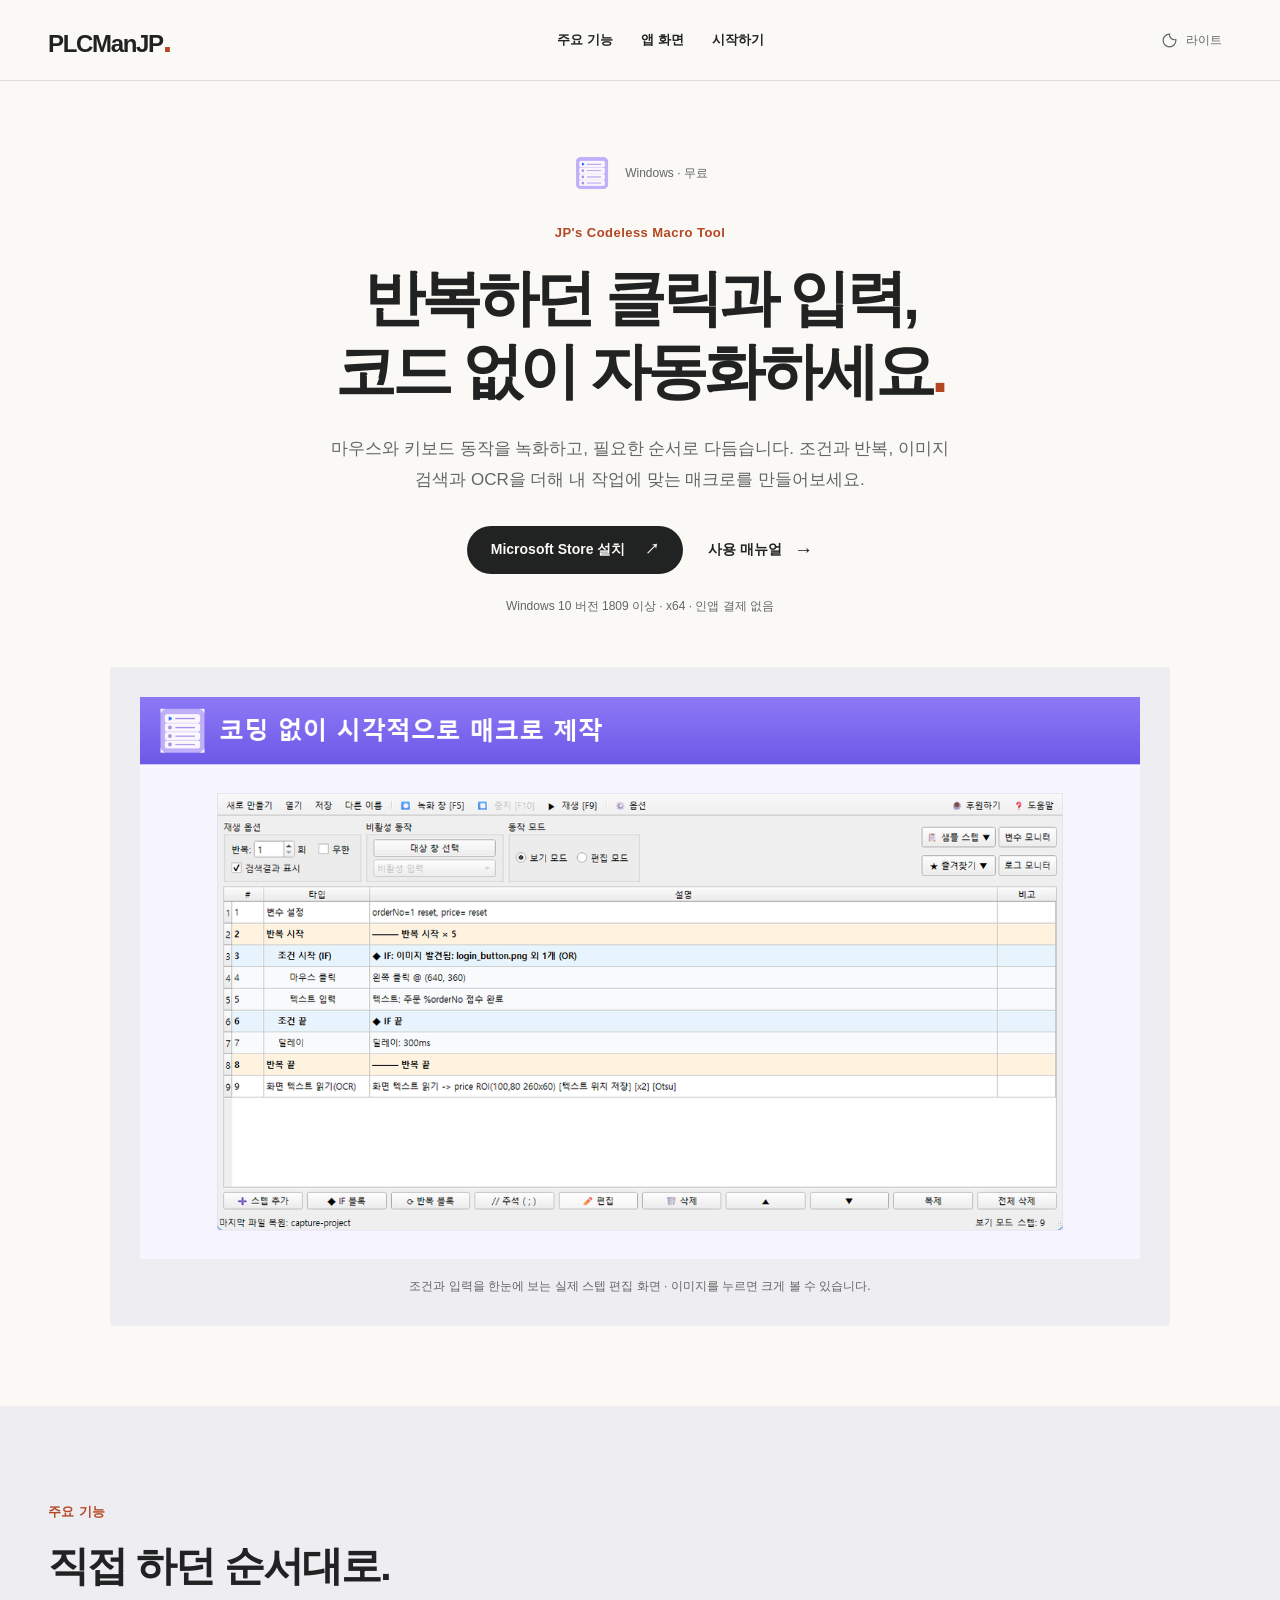
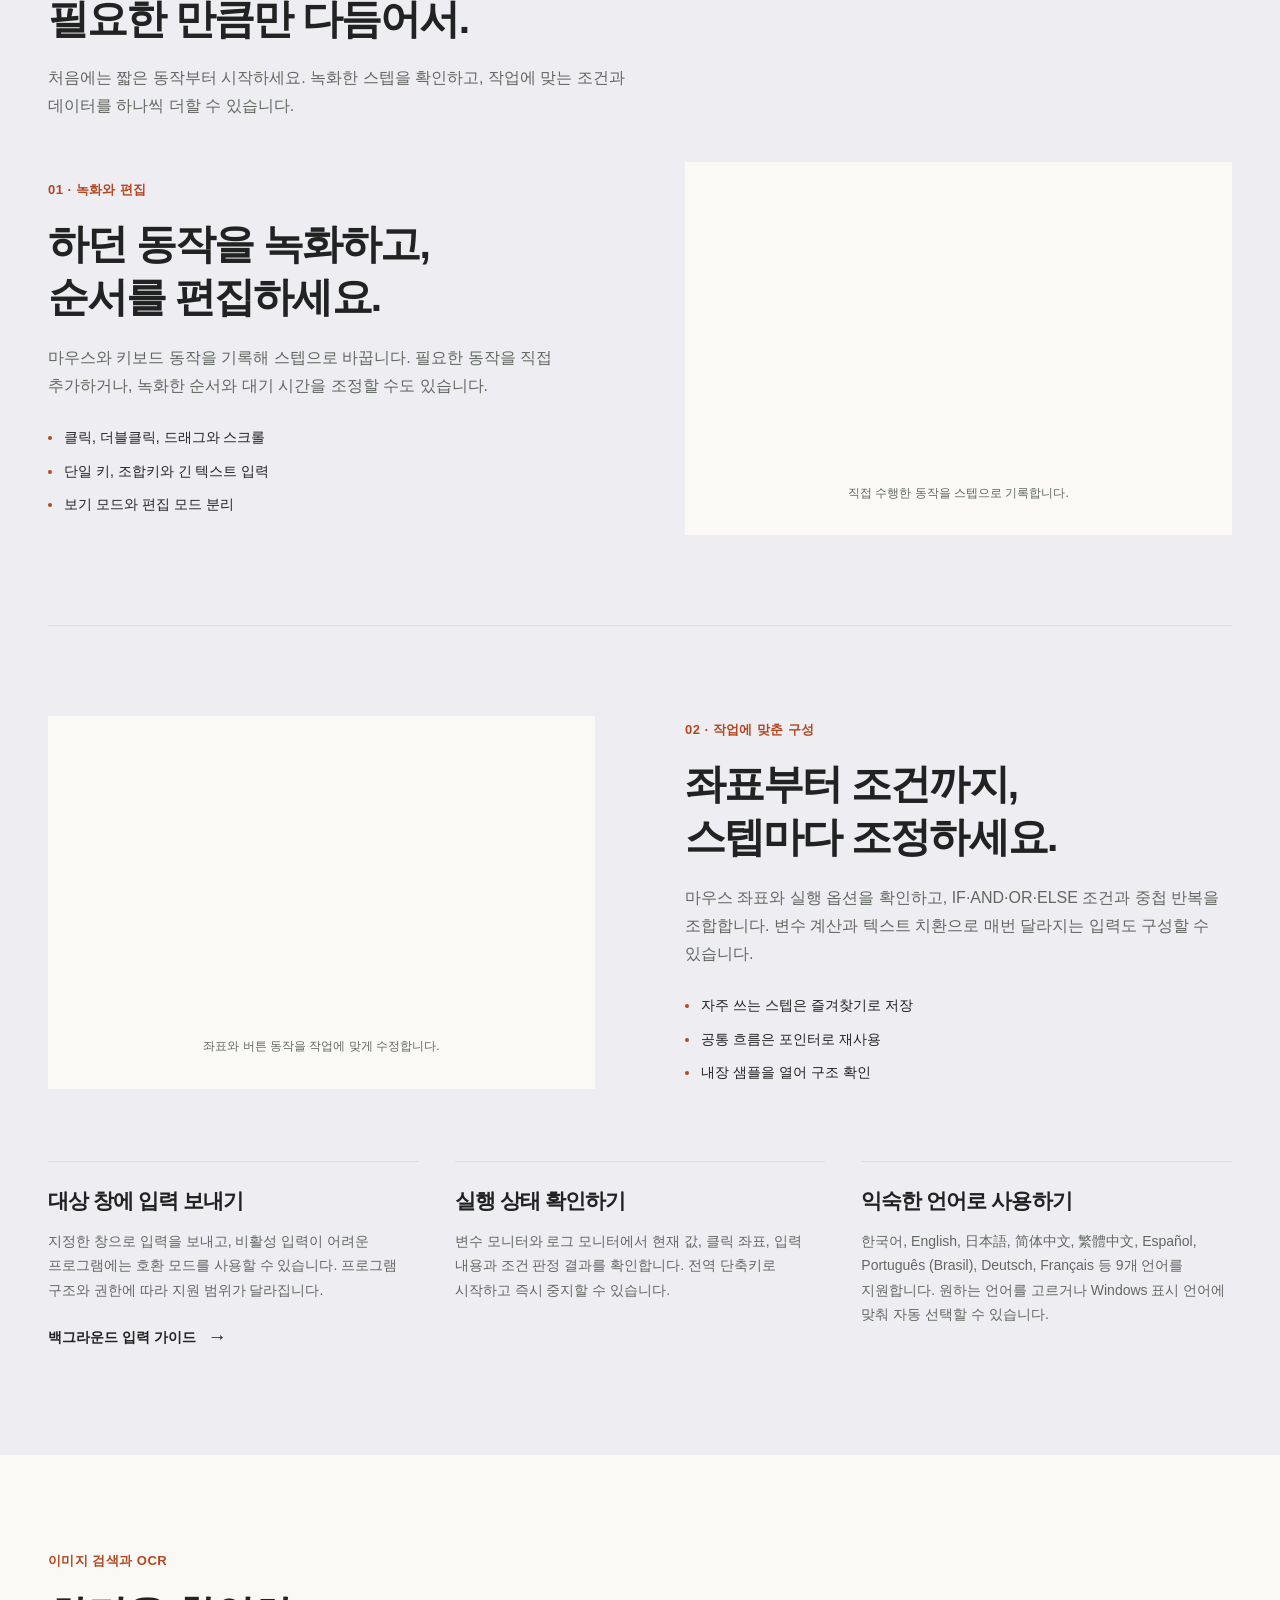
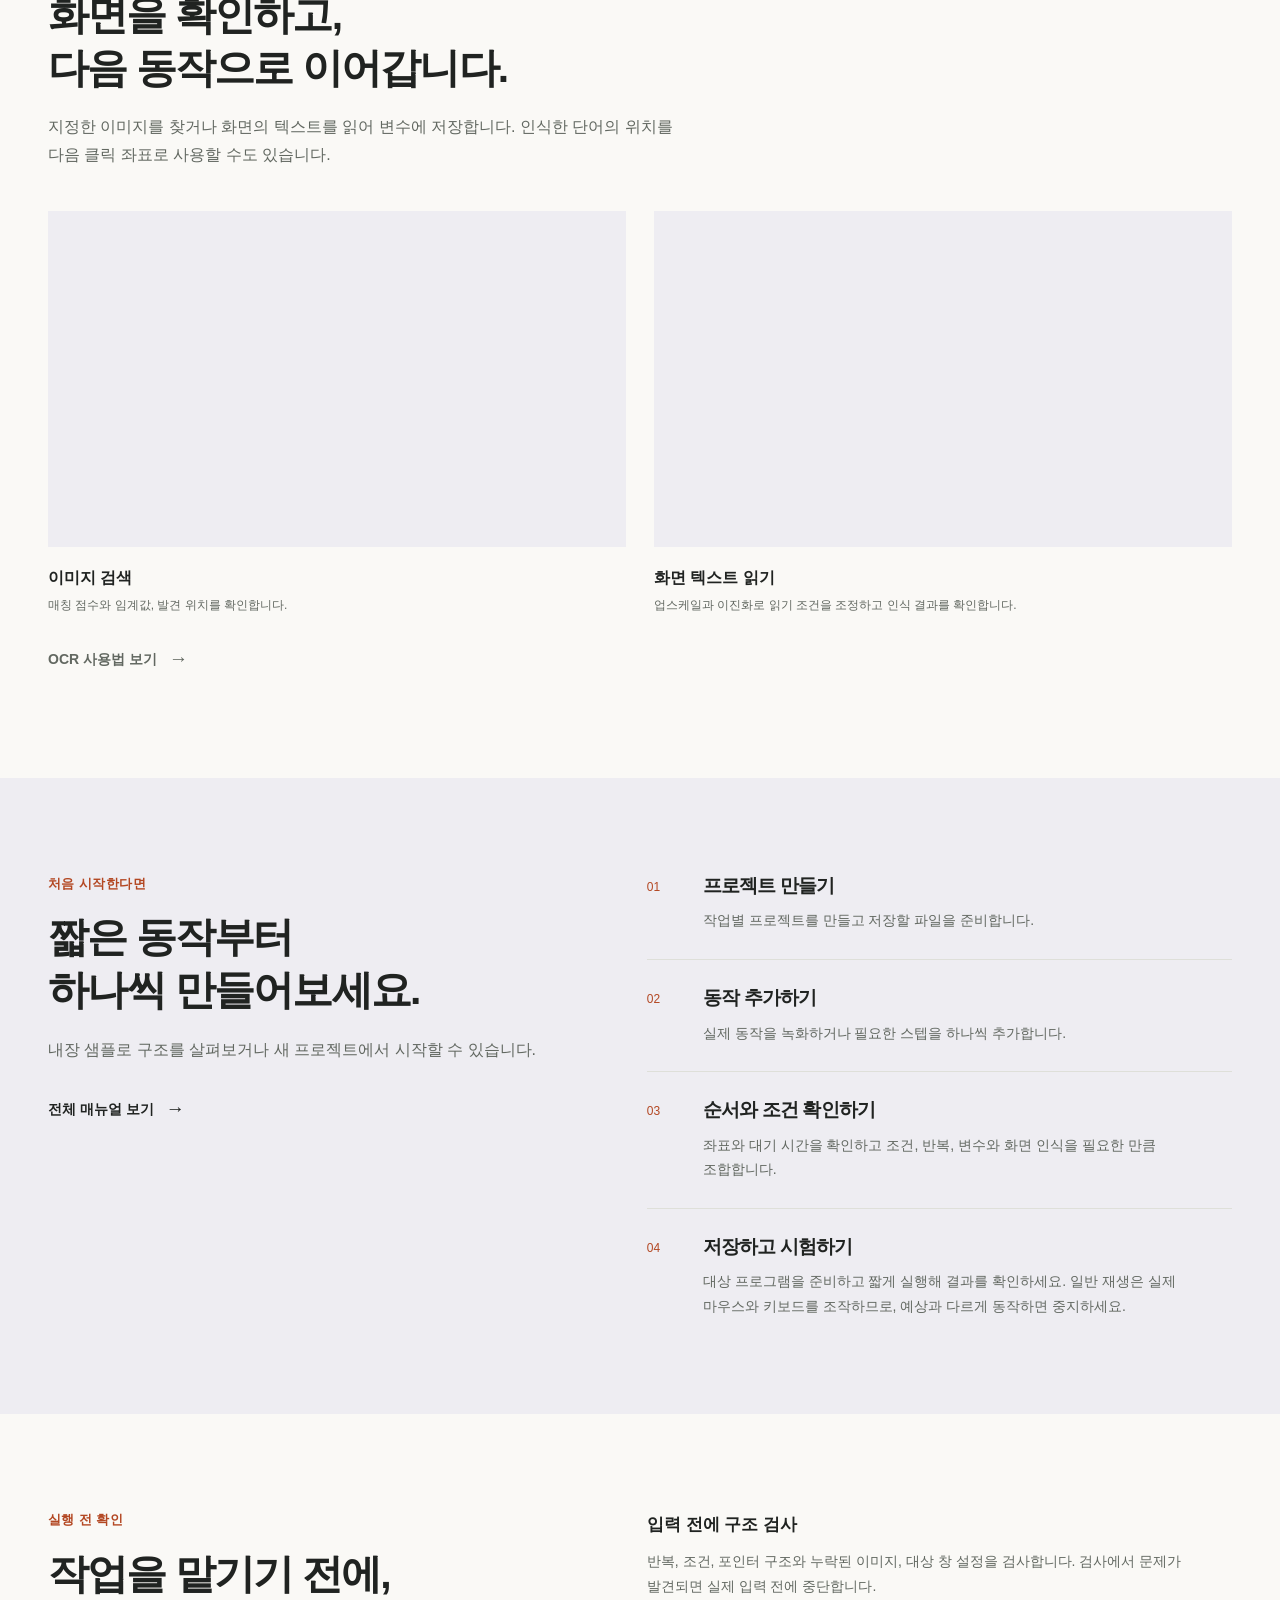
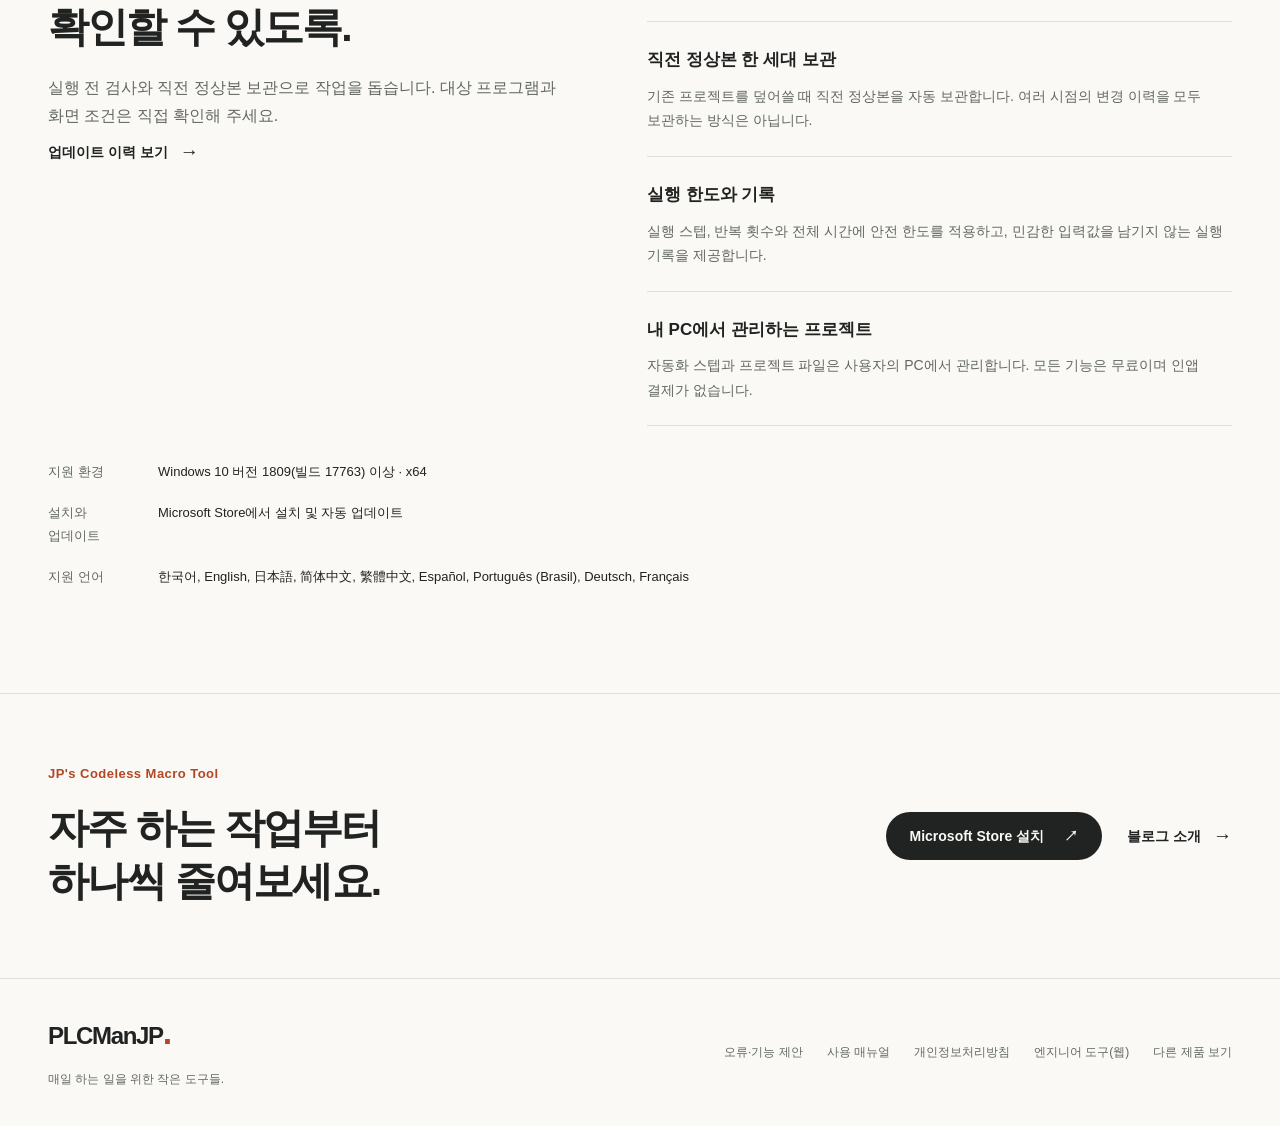
<file: index.html>
<!DOCTYPE html>
<html lang="ko">
<head>
<meta charset="utf-8">
<meta http-equiv="Content-Security-Policy" content="default-src 'none'; base-uri 'none'; connect-src 'none'; font-src 'none'; form-action 'none'; frame-src 'none'; img-src 'self'; manifest-src 'none'; media-src 'none'; object-src 'none'; script-src 'self' 'sha256-wxtju2rjdLhRCAQd9HSDwzokj/FY8peNwnr3/aViyqA='; script-src-attr 'none'; style-src 'self'; style-src-attr 'none'; worker-src 'none'">
<meta name="referrer" content="no-referrer">
<meta name="viewport" content="width=device-width, initial-scale=1">
<meta name="description" content="코딩 없이 마우스와 키보드 반복 작업을 자동화하는 무료 Windows 도구, JP's Codeless Macro Tool을 소개합니다.">
<meta name="theme-color" id="themeColor" data-theme-light="#faf9f6" data-theme-dark="#181a19" content="#faf9f6">
<meta property="og:site_name" content="PLCManJP">
<meta property="og:locale" content="ko_KR">
<meta property="og:title" content="JP's Codeless Macro Tool | 코드 없이 만드는 Windows 자동화">
<meta property="og:description" content="녹화와 스텝 조립, 실행 전 검증, 9개 언어 UI, 이미지 검색과 OCR까지. 반복 업무를 눈에 보이는 흐름으로 자동화하세요.">
<meta property="og:type" content="website">
<meta property="og:url" content="https://plcmanjp.github.io/codeless-macro-tool/">
<meta property="og:image" content="https://plcmanjp.github.io/codeless-macro-tool/assets/promo-super-hero.png">
<meta property="og:image:width" content="1920">
<meta property="og:image:height" content="1080">
<meta property="og:image:alt" content="자동화 스텝이 연결되어 실행되는 3D 흐름">
<meta name="twitter:card" content="summary_large_image">
<title>JP's Codeless Macro Tool | 코드 없이 만드는 Windows 자동화</title>
<link rel="canonical" href="https://plcmanjp.github.io/codeless-macro-tool/">
<link rel="icon" href="./favicon.svg" type="image/svg+xml">
<link rel="icon" href="./assets/app-icon.png" type="image/png">
<link rel="apple-touch-icon" href="./apple-touch-icon.png">
<link rel="stylesheet" href="./assets/product.css?v=20261024">
<link rel="stylesheet" href="./assets/styles.css?v=20261024">
<script src="./assets/theme-init.js"></script>
</head>
<body class="page-macro">
  <a class="skip-link" href="#content">본문으로 바로가기</a>
  <header class="site-header">
    <div class="shell header-inner">
      <a class="site-brand" href="https://plcmanjp.github.io/" aria-label="PLCManJP 홈">PLCManJP<span aria-hidden="true">.</span></a>
      <nav class="top-nav" aria-label="페이지 내 이동">
        <a href="#features">주요 기능</a>
        <a href="#app-screens">앱 화면</a>
        <a href="#workflow">시작하기</a>
      </nav>
      <button class="theme-button" id="themeButton" type="button" aria-label="테마 전환: 현재 라이트">
        <svg aria-hidden="true" focusable="false" viewBox="0 0 24 24"><path d="M12 3a9 9 0 1 0 9 9c0-.47-.04-.93-.11-1.38A7 7 0 0 1 12 3Z"/></svg>
        <span id="themeLabel">라이트</span>
      </button>
    </div>
  </header>

  <main id="content" tabindex="-1">
    <section class="hero shell hero-wide" aria-labelledby="hero-title">
      <div class="hero-copy">
        <div class="product-identity"><img src="./assets/app-icon.png" width="150" height="150" alt=""><span>Windows · 무료</span></div>
        <p class="eyebrow">JP's Codeless Macro Tool</p>
        <h1 id="hero-title">반복하던 클릭과 입력,<br>코드 없이 자동화하세요<span class="accent">.</span></h1>
        <p class="hero-lead">마우스와 키보드 동작을 녹화하고, 필요한 순서로 다듬습니다. 조건과 반복, 이미지 검색과 OCR을 더해 내 작업에 맞는 매크로를 만들어보세요.</p>
        <div class="actions">
          <a class="button" href="https://apps.microsoft.com/detail/9NXX9L2ZW52W">Microsoft Store 설치 <span aria-hidden="true">↗</span></a>
          <a class="text-link" href="https://plcman.tistory.com/211">사용 매뉴얼 <span aria-hidden="true">→</span></a>
        </div>
        <p class="hero-note">Windows 10 버전 1809 이상 · x64 · 인앱 결제 없음</p>
      </div>
      <figure class="hero-visual" id="screens">
        <a href="./assets/app-screen-overview.png" aria-label="자동화 스텝 편집 화면 원본 보기"><img src="./assets/app-screen-overview.png" width="1366" height="768" fetchpriority="high" decoding="async" alt="Codeless Macro Tool 실제 메인 화면: 조건, 반복, 클릭, 텍스트 입력과 OCR 스텝을 순서대로 편집"></a>
        <figcaption>조건과 입력을 한눈에 보는 실제 스텝 편집 화면 · 이미지를 누르면 크게 볼 수 있습니다.</figcaption>
      </figure>
    </section>

    <section class="section soft-section" id="features" aria-labelledby="features-title">
      <div class="shell">
        <div class="section-heading">
          <p class="eyebrow">주요 기능</p>
          <h2 id="features-title">직접 하던 순서대로.<br>필요한 만큼만 다듬어서.</h2>
          <p>처음에는 짧은 동작부터 시작하세요. 녹화한 스텝을 확인하고, 작업에 맞는 조건과 데이터를 하나씩 더할 수 있습니다.</p>
        </div>
        <article class="feature-row">
          <div class="feature-copy">
            <p class="eyebrow">01 · 녹화와 편집</p>
            <h3>하던 동작을 녹화하고,<br>순서를 편집하세요.</h3>
            <p>마우스와 키보드 동작을 기록해 스텝으로 바꿉니다. 필요한 동작을 직접 추가하거나, 녹화한 순서와 대기 시간을 조정할 수도 있습니다.</p>
            <ul class="bullet-list"><li>클릭, 더블클릭, 드래그와 스크롤</li><li>단일 키, 조합키와 긴 텍스트 입력</li><li>보기 모드와 편집 모드 분리</li></ul>
          </div>
          <figure class="feature-visual">
            <a href="./assets/app-screen-recording.png" aria-label="동작 녹화 화면 원본 보기"><img src="./assets/app-screen-recording.png" width="1366" height="768" loading="lazy" decoding="async" alt="마우스 이동과 클릭, 키보드 입력이 순서대로 기록된 실제 녹화 화면"></a>
            <figcaption>직접 수행한 동작을 스텝으로 기록합니다.</figcaption>
          </figure>
        </article>
        <article class="feature-row reverse">
          <div class="feature-copy">
            <p class="eyebrow">02 · 작업에 맞춘 구성</p>
            <h3>좌표부터 조건까지,<br>스텝마다 조정하세요.</h3>
            <p>마우스 좌표와 실행 옵션을 확인하고, IF·AND·OR·ELSE 조건과 중첩 반복을 조합합니다. 변수 계산과 텍스트 치환으로 매번 달라지는 입력도 구성할 수 있습니다.</p>
            <ul class="bullet-list"><li>자주 쓰는 스텝은 즐겨찾기로 저장</li><li>공통 흐름은 포인터로 재사용</li><li>내장 샘플을 열어 구조 확인</li></ul>
          </div>
          <figure class="feature-visual">
            <a href="./assets/app-screen-step-edit.png" aria-label="스텝 편집 화면 원본 보기"><img src="./assets/app-screen-step-edit.png" width="1366" height="768" loading="lazy" decoding="async" alt="마우스 좌표와 버튼 동작, 실행 옵션을 조정하는 실제 스텝 편집 화면"></a>
            <figcaption>좌표와 버튼 동작을 작업에 맞게 수정합니다.</figcaption>
          </figure>
        </article>
        <div class="detail-grid">
          <article><h3>대상 창에 입력 보내기</h3><p>지정한 창으로 입력을 보내고, 비활성 입력이 어려운 프로그램에는 호환 모드를 사용할 수 있습니다. 프로그램 구조와 권한에 따라 지원 범위가 달라집니다.</p><a class="text-link" href="https://plcman.tistory.com/240">백그라운드 입력 가이드 <span aria-hidden="true">→</span></a></article>
          <article><h3>실행 상태 확인하기</h3><p>변수 모니터와 로그 모니터에서 현재 값, 클릭 좌표, 입력 내용과 조건 판정 결과를 확인합니다. 전역 단축키로 시작하고 즉시 중지할 수 있습니다.</p></article>
          <article><h3>익숙한 언어로 사용하기</h3><p>한국어, English, 日本語, 简体中文, 繁體中文, Español, Português (Brasil), Deutsch, Français 등 9개 언어를 지원합니다. 원하는 언어를 고르거나 Windows 표시 언어에 맞춰 자동 선택할 수 있습니다.</p></article>
        </div>
      </div>
    </section>

    <section class="section shell" id="app-screens" aria-labelledby="screens-title">
      <div class="section-heading">
        <p class="eyebrow">이미지 검색과 OCR</p>
        <h2 id="screens-title">화면을 확인하고,<br>다음 동작으로 이어갑니다.</h2>
        <p>지정한 이미지를 찾거나 화면의 텍스트를 읽어 변수에 저장합니다. 인식한 단어의 위치를 다음 클릭 좌표로 사용할 수도 있습니다.</p>
      </div>
      <div class="screen-grid desktop-screens">
        <figure>
          <a href="./assets/app-screen-image-search-result.png" aria-label="이미지 검색 결과 화면 원본 보기"><img src="./assets/app-screen-image-search-result.png" width="1366" height="768" loading="lazy" decoding="async" alt="주문 처리 완료 이미지를 찾아 매칭 점수와 발견 위치를 표시한 실제 검색 결과 화면"></a>
          <figcaption><strong>이미지 검색</strong><span>매칭 점수와 임계값, 발견 위치를 확인합니다.</span></figcaption>
        </figure>
        <figure>
          <a href="./assets/app-screen-ocr-result.png" aria-label="OCR 인식 결과 화면 원본 보기"><img src="./assets/app-screen-ocr-result.png" width="1366" height="768" loading="lazy" decoding="async" alt="주문번호와 결제 금액을 읽어 단어 박스와 인식 목록을 보여주는 실제 OCR 화면"></a>
          <figcaption><strong>화면 텍스트 읽기</strong><span>업스케일과 이진화로 읽기 조건을 조정하고 인식 결과를 확인합니다.</span></figcaption>
        </figure>
      </div>
      <p class="screen-note"><a class="text-link" href="https://plcman.tistory.com/234">OCR 사용법 보기 <span aria-hidden="true">→</span></a></p>
    </section>

    <section class="section soft-section" id="workflow" aria-labelledby="workflow-title">
      <div class="shell workflow-grid">
        <div class="section-heading">
          <p class="eyebrow">처음 시작한다면</p>
          <h2 id="workflow-title">짧은 동작부터<br>하나씩 만들어보세요.</h2>
          <p>내장 샘플로 구조를 살펴보거나 새 프로젝트에서 시작할 수 있습니다.</p>
          <a class="text-link" href="https://plcman.tistory.com/211">전체 매뉴얼 보기 <span aria-hidden="true">→</span></a>
        </div>
        <ol class="workflow-list">
          <li><span>01</span><div><h3>프로젝트 만들기</h3><p>작업별 프로젝트를 만들고 저장할 파일을 준비합니다.</p></div></li>
          <li><span>02</span><div><h3>동작 추가하기</h3><p>실제 동작을 녹화하거나 필요한 스텝을 하나씩 추가합니다.</p></div></li>
          <li><span>03</span><div><h3>순서와 조건 확인하기</h3><p>좌표와 대기 시간을 확인하고 조건, 반복, 변수와 화면 인식을 필요한 만큼 조합합니다.</p></div></li>
          <li><span>04</span><div><h3>저장하고 시험하기</h3><p>대상 프로그램을 준비하고 짧게 실행해 결과를 확인하세요. 일반 재생은 실제 마우스와 키보드를 조작하므로, 예상과 다르게 동작하면 중지하세요.</p></div></li>
        </ol>
      </div>
    </section>

    <section class="section shell" aria-labelledby="checks-title">
      <div class="trust-grid">
        <div class="section-heading">
          <p class="eyebrow">실행 전 확인</p>
          <h2 id="checks-title">작업을 맡기기 전에,<br>확인할 수 있도록.</h2>
          <p>실행 전 검사와 직전 정상본 보관으로 작업을 돕습니다. 대상 프로그램과 화면 조건은 직접 확인해 주세요.</p>
          <a class="text-link" href="https://plcman.tistory.com/229">업데이트 이력 보기 <span aria-hidden="true">→</span></a>
        </div>
        <div class="trust-list">
          <div><strong>입력 전에 구조 검사</strong><p>반복, 조건, 포인터 구조와 누락된 이미지, 대상 창 설정을 검사합니다. 검사에서 문제가 발견되면 실제 입력 전에 중단합니다.</p></div>
          <div><strong>직전 정상본 한 세대 보관</strong><p>기존 프로젝트를 덮어쓸 때 직전 정상본을 자동 보관합니다. 여러 시점의 변경 이력을 모두 보관하는 방식은 아닙니다.</p></div>
          <div><strong>실행 한도와 기록</strong><p>실행 스텝, 반복 횟수와 전체 시간에 안전 한도를 적용하고, 민감한 입력값을 남기지 않는 실행 기록을 제공합니다.</p></div>
          <div><strong>내 PC에서 관리하는 프로젝트</strong><p>자동화 스텝과 프로젝트 파일은 사용자의 PC에서 관리합니다. 모든 기능은 무료이며 인앱 결제가 없습니다.</p></div>
        </div>
      </div>
      <dl class="spec-list">
        <div><dt>지원 환경</dt><dd>Windows 10 버전 1809(빌드 17763) 이상 · x64</dd></div>
        <div><dt>설치와 업데이트</dt><dd>Microsoft Store에서 설치 및 자동 업데이트</dd></div>
        <div><dt>지원 언어</dt><dd>한국어, English, 日本語, 简体中文, 繁體中文, Español, Português (Brasil), Deutsch, Français</dd></div>
      </dl>
    </section>

    <section class="final-cta" aria-labelledby="install-title">
      <div class="shell final-inner">
        <div><p class="eyebrow">JP's Codeless Macro Tool</p><h2 id="install-title">자주 하는 작업부터<br>하나씩 줄여보세요.</h2></div>
        <div class="actions"><a class="button" href="https://apps.microsoft.com/detail/9NXX9L2ZW52W">Microsoft Store 설치 <span aria-hidden="true">↗</span></a><a class="text-link" href="https://plcman.tistory.com/209">블로그 소개 <span aria-hidden="true">→</span></a></div>
      </div>
    </section>
  </main>

  <footer class="site-footer">
    <div class="shell footer-inner">
      <div><a class="site-brand" href="https://plcmanjp.github.io/">PLCManJP<span aria-hidden="true">.</span></a><p>매일 하는 일을 위한 작은 도구들.</p></div>
      <nav class="footer-links" aria-label="제품 지원과 관련 링크">
        <a href="https://github.com/plcmanjp/codeless-macro-tool/issues">오류·기능 제안</a>
        <a href="https://plcman.tistory.com/211">사용 매뉴얼</a>
        <a href="https://plcmanjp.github.io/codeless-macro-tool/privacy/">개인정보처리방침</a>
        <a href="https://plcmanjp.github.io/engineer-tool/">엔지니어 도구(웹)</a>
        <a href="https://plcmanjp.github.io/">다른 제품 보기</a>
      </nav>
    </div>
  </footer>
  <script type="application/ld+json">
  {
    "@context": "https://schema.org",
    "@graph": [
      {
        "@type": "SoftwareApplication",
        "name": "JP's Codeless Macro Tool",
        "url": "https://plcmanjp.github.io/codeless-macro-tool/",
        "applicationCategory": "DeveloperApplication",
        "operatingSystem": "Windows 10 1809+ (x64)",
        "inLanguage": ["ko", "en", "ja", "zh-Hans", "zh-Hant", "es", "pt-BR", "de", "fr"],
        "description": "마우스와 키보드 동작을 녹화하거나 스텝으로 조립해 반복 업무를 자동화하는 Windows 도구. 실행 전 검증, 조건, 반복, 변수, 이미지 검색과 OCR을 지원한다.",
        "image": "https://plcmanjp.github.io/codeless-macro-tool/assets/promo-super-hero.png",
        "installUrl": "https://apps.microsoft.com/detail/9NXX9L2ZW52W",
        "offers": { "@type": "Offer", "price": "0", "priceCurrency": "KRW" },
        "author": { "@type": "Person", "name": "PLCManJP", "url": "https://plcmanjp.github.io/" }
      },
      {
        "@type": "BreadcrumbList",
        "itemListElement": [
          { "@type": "ListItem", "position": 1, "name": "PLCManJP", "item": "https://plcmanjp.github.io/" },
          { "@type": "ListItem", "position": 2, "name": "JP's Codeless Macro Tool", "item": "https://plcmanjp.github.io/codeless-macro-tool/" }
        ]
      }
    ]
  }
  </script>
  <script src="./assets/theme.js"></script>
</body>
</html>
</file>
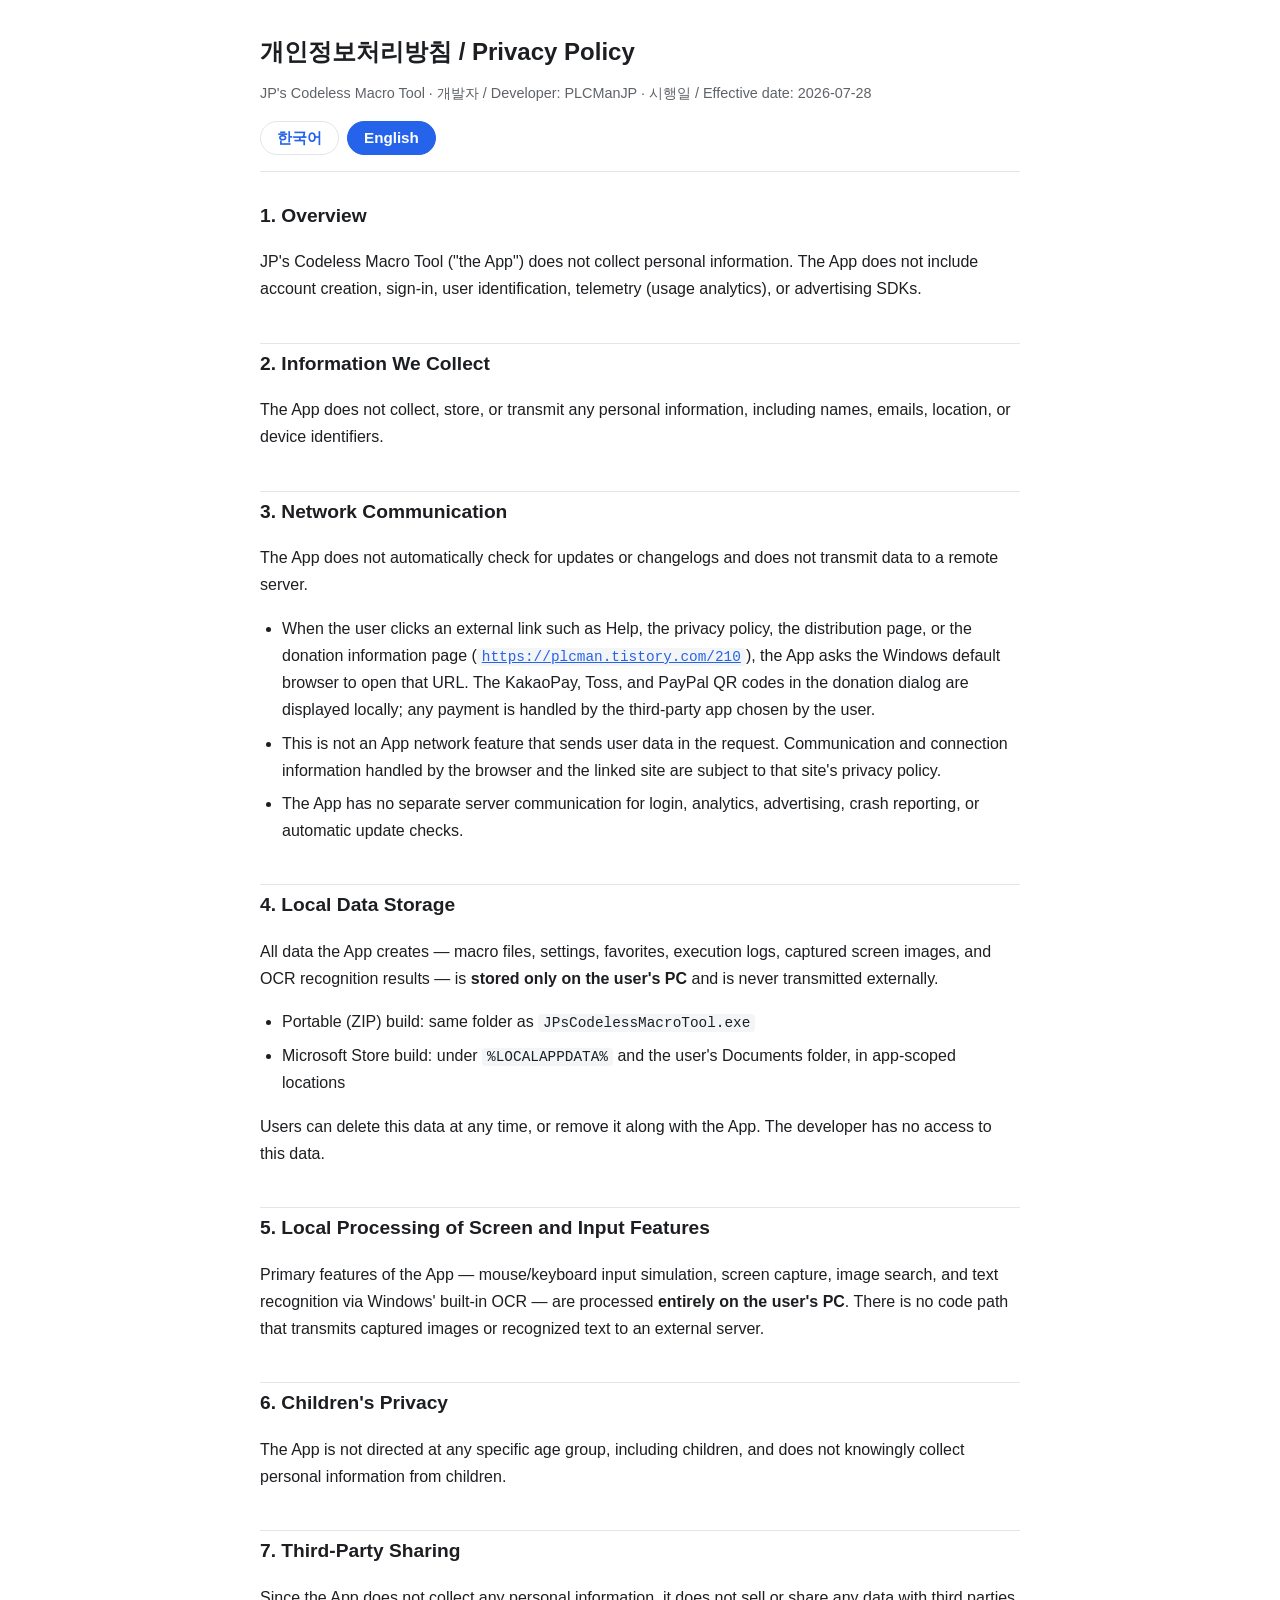
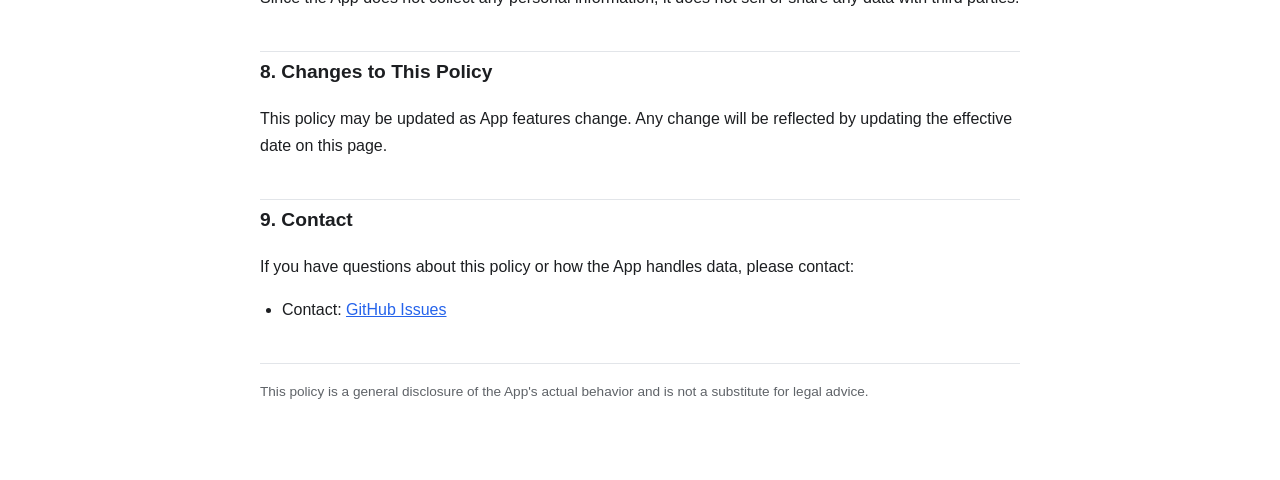
<file: privacy/index.html>
<!DOCTYPE html>
<html lang="ko">
<head>
<meta charset="UTF-8">
<meta name="viewport" content="width=device-width, initial-scale=1.0">
<title>개인정보처리방침 / Privacy Policy: JP's Codeless Macro Tool</title>
<style>
  :root {
    --fg: #1c1e21;
    --muted: #5f6368;
    --border: #e2e5e9;
    --accent: #2563eb;
    --bg-code: #f4f5f7;
  }
  * { box-sizing: border-box; }
  body {
    margin: 0;
    padding: 0 16px 64px;
    font-family: -apple-system, BlinkMacSystemFont, "Segoe UI", "Malgun Gothic", Roboto, Arial, sans-serif;
    color: var(--fg);
    line-height: 1.7;
    background: #ffffff;
  }
  .wrap { max-width: 760px; margin: 0 auto; }
  header {
    padding: 32px 0 16px;
    border-bottom: 1px solid var(--border);
    margin-bottom: 24px;
  }
  h1 { font-size: 1.5rem; margin: 0 0 8px; }
  .meta { color: var(--muted); font-size: 0.9rem; }
  .lang-nav { margin-top: 16px; font-size: 0.95rem; }
  .lang-nav a.lang-btn {
    display: inline-block;
    padding: 5px 16px;
    margin-right: 8px;
    border: 1px solid var(--border);
    border-radius: 999px;
    color: var(--accent);
    text-decoration: none;
    font-weight: 600;
    line-height: 1.4;
  }
  .lang-nav a.lang-btn:hover { border-color: var(--accent); }
  .lang-nav a.lang-btn.active {
    background: var(--accent);
    border-color: var(--accent);
    color: #ffffff;
  }
  /* JS 활성 시에만 단일 언어 표시 (미활성 시 양어 병기 폴백) */
  body.js-lang-ko #en, body.js-lang-ko hr.divider { display: none; }
  body.js-lang-en #ko, body.js-lang-en hr.divider { display: none; }
  h2 {
    font-size: 1.2rem;
    margin-top: 40px;
    padding-top: 4px;
    border-top: 1px solid var(--border);
  }
  section.lang-block > h2:first-of-type { border-top: none; margin-top: 8px; }
  code {
    font-family: "Consolas", "SFMono-Regular", Menlo, monospace;
    background: var(--bg-code);
    border-radius: 4px;
    font-size: 0.9em;
    padding: 1px 5px;
    word-break: break-all;
  }
  ul { padding-left: 22px; }
  li { margin-bottom: 6px; }
  a { color: var(--accent); }
  .footer-note {
    margin-top: 40px;
    padding-top: 16px;
    border-top: 1px solid var(--border);
    color: var(--muted);
    font-size: 0.85rem;
  }
  hr.divider {
    margin: 48px 0;
    border: none;
    border-top: 2px dashed var(--border);
  }
</style>
</head>
<body>
<div class="wrap">

<header>
  <h1>개인정보처리방침 / Privacy Policy</h1>
  <div class="meta">JP's Codeless Macro Tool &middot; 개발자 / Developer: PLCManJP &middot; 시행일 / Effective date: 2026-07-28</div>
  <div class="lang-nav">
    <a href="#ko" class="lang-btn" data-lang="ko" aria-pressed="false">한국어</a><a href="#en" class="lang-btn" data-lang="en" aria-pressed="false">English</a>
  </div>
</header>

<section class="lang-block" id="ko">
<h2>1. 개요</h2>
<p>JP's Codeless Macro Tool(이하 "앱")은 개인정보를 수집하지 않습니다. 계정 생성, 로그인, 사용자 식별, 텔레메트리(사용 통계 수집), 광고 SDK가 앱에 포함되어 있지 않습니다.</p>

<h2>2. 수집하는 정보</h2>
<p>앱은 이름, 이메일, 위치, 기기 식별자 등 어떠한 개인정보도 수집하거나 저장 또는 전송하지 않습니다.</p>

<h2>3. 네트워크 통신</h2>
<p>앱은 업데이트와 변경내역을 자동으로 조회하거나 원격 서버로 데이터를 전송하지 않습니다.</p>
<ul>
  <li>사용자가 도움말, 개인정보처리방침, 배포 안내, 후원 안내(<a href="https://plcman.tistory.com/210" target="_blank" rel="noopener"><code>https://plcman.tistory.com/210</code></a>) 등 외부 링크를 클릭하면 앱은 Windows 기본 브라우저에 해당 URL을 열도록 요청합니다. 후원 팝업의 카카오페이, 토스, 페이팔 QR은 앱 안에서 표시되며, 결제는 사용자가 선택한 제3자 앱에서 처리됩니다.</li>
  <li>이 동작은 앱이 사용자 데이터를 URL 요청에 담아 보내는 네트워크 기능이 아닙니다. 브라우저와 연결된 사이트의 통신 및 접속 정보 처리는 해당 사이트의 개인정보처리방침이 적용됩니다.</li>
  <li>앱 내부에는 로그인, 분석, 광고, 크래시 리포트, 자동 업데이트 조회를 위한 별도 서버 통신이 없습니다.</li>
</ul>

<h2>4. 로컬 데이터 저장 위치</h2>
<p>앱이 생성하는 모든 데이터(매크로 파일, 설정, 즐겨찾기, 실행 로그, 화면 캡처 이미지, OCR 인식 결과 등)는 <strong>사용자의 PC에만 저장</strong>되며 외부로 전송되지 않습니다.</p>
<ul>
  <li>포터블(ZIP) 배포판: 실행 파일(<code>JPsCodelessMacroTool.exe</code>)과 같은 폴더</li>
  <li>Microsoft Store 배포판: <code>%LOCALAPPDATA%</code> 및 사용자 문서 폴더 하위 앱 전용 경로</li>
</ul>
<p>이 데이터는 사용자가 직접 삭제하거나 앱을 제거할 때 함께 정리할 수 있으며, 개발자는 이 데이터에 접근할 수 없습니다.</p>

<h2>5. 화면 및 입력 기능의 로컬 처리</h2>
<p>앱의 주요 기능(마우스와 키보드 입력 시뮬레이션, 화면 캡처, 이미지 검색, Windows 내장 OCR을 이용한 텍스트 인식)은 전부 <strong>사용자 PC 내부에서만 처리</strong>되며, 캡처된 이미지나 인식된 텍스트가 외부 서버로 전송되는 경로는 없습니다.</p>

<h2>6. 아동 관련 고지</h2>
<p>앱은 특정 연령층, 특히 아동을 대상으로 설계되지 않았으며, 아동으로부터 개인정보를 의도적으로 수집하지 않습니다.</p>

<h2>7. 제3자 제공</h2>
<p>앱은 어떠한 개인정보도 수집하지 않으므로 제3자에게 판매하거나 공유하지 않습니다.</p>

<h2>8. 방침 변경</h2>
<p>본 방침은 앱 기능 변경에 따라 갱신될 수 있습니다. 변경 시 이 페이지의 시행일을 갱신하여 고지합니다.</p>

<h2>9. 문의</h2>
<p>본 방침 또는 앱의 개인정보 처리에 관해 문의할 사항이 있으면 아래 연락처로 연락 주십시오.</p>
<ul>
  <li>문의: <a href="https://github.com/plcmanjp/codeless-macro-tool/issues" target="_blank" rel="noopener">GitHub Issues</a></li>
</ul>
<p class="footer-note">본 방침은 법률 자문을 대신하지 않으며, 앱의 실제 동작을 있는 그대로 설명하는 일반적인 고지입니다.</p>
</section>

<hr class="divider">

<section class="lang-block" id="en">
<h2>1. Overview</h2>
<p>JP's Codeless Macro Tool ("the App") does not collect personal information. The App does not include account creation, sign-in, user identification, telemetry (usage analytics), or advertising SDKs.</p>

<h2>2. Information We Collect</h2>
<p>The App does not collect, store, or transmit any personal information, including names, emails, location, or device identifiers.</p>

<h2>3. Network Communication</h2>
<p>The App does not automatically check for updates or changelogs and does not transmit data to a remote server.</p>
<ul>
  <li>When the user clicks an external link such as Help, the privacy policy, the distribution page, or the donation information page (<a href="https://plcman.tistory.com/210" target="_blank" rel="noopener"><code>https://plcman.tistory.com/210</code></a>), the App asks the Windows default browser to open that URL. The KakaoPay, Toss, and PayPal QR codes in the donation dialog are displayed locally; any payment is handled by the third-party app chosen by the user.</li>
  <li>This is not an App network feature that sends user data in the request. Communication and connection information handled by the browser and the linked site are subject to that site's privacy policy.</li>
  <li>The App has no separate server communication for login, analytics, advertising, crash reporting, or automatic update checks.</li>
</ul>

<h2>4. Local Data Storage</h2>
<p>All data the App creates &mdash; macro files, settings, favorites, execution logs, captured screen images, and OCR recognition results &mdash; is <strong>stored only on the user's PC</strong> and is never transmitted externally.</p>
<ul>
  <li>Portable (ZIP) build: same folder as <code>JPsCodelessMacroTool.exe</code></li>
  <li>Microsoft Store build: under <code>%LOCALAPPDATA%</code> and the user's Documents folder, in app-scoped locations</li>
</ul>
<p>Users can delete this data at any time, or remove it along with the App. The developer has no access to this data.</p>

<h2>5. Local Processing of Screen and Input Features</h2>
<p>Primary features of the App &mdash; mouse/keyboard input simulation, screen capture, image search, and text recognition via Windows' built-in OCR &mdash; are processed <strong>entirely on the user's PC</strong>. There is no code path that transmits captured images or recognized text to an external server.</p>

<h2>6. Children's Privacy</h2>
<p>The App is not directed at any specific age group, including children, and does not knowingly collect personal information from children.</p>

<h2>7. Third-Party Sharing</h2>
<p>Since the App does not collect any personal information, it does not sell or share any data with third parties.</p>

<h2>8. Changes to This Policy</h2>
<p>This policy may be updated as App features change. Any change will be reflected by updating the effective date on this page.</p>

<h2>9. Contact</h2>
<p>If you have questions about this policy or how the App handles data, please contact:</p>
<ul>
  <li>Contact: <a href="https://github.com/plcmanjp/codeless-macro-tool/issues" target="_blank" rel="noopener">GitHub Issues</a></li>
</ul>
<p class="footer-note">This policy is a general disclosure of the App's actual behavior and is not a substitute for legal advice.</p>
</section>

</div>

<script>
(function () {
  "use strict";
  var buttons = document.querySelectorAll(".lang-nav a.lang-btn");
  var STORAGE_KEY = "jpcmt-privacy-lang";

  function apply(lang) {
    document.body.classList.remove("js-lang-ko", "js-lang-en");
    document.body.classList.add("js-lang-" + lang);
    document.documentElement.lang = lang;
    for (var i = 0; i < buttons.length; i++) {
      var on = buttons[i].getAttribute("data-lang") === lang;
      buttons[i].classList.toggle("active", on);
      buttons[i].setAttribute("aria-pressed", on ? "true" : "false");
    }
    try { localStorage.setItem(STORAGE_KEY, lang); } catch (e) { /* private mode 등 */ }
  }

  for (var i = 0; i < buttons.length; i++) {
    buttons[i].addEventListener("click", function (e) {
      e.preventDefault();
      var lang = this.getAttribute("data-lang");
      apply(lang);
      if (history.replaceState) { history.replaceState(null, "", "#" + lang); }
    });
  }

  // 초기 언어: URL 해시 > 저장된 선택 > 브라우저 언어(ko 계열=ko, 그 외=en)
  var initial = null;
  if (location.hash === "#en") { initial = "en"; }
  else if (location.hash === "#ko") { initial = "ko"; }
  if (!initial) {
    try { initial = localStorage.getItem(STORAGE_KEY); } catch (e) { /* ignore */ }
  }
  if (initial !== "ko" && initial !== "en") {
    initial = /^ko/i.test(navigator.language || "") ? "ko" : "en";
  }
  apply(initial);
})();
</script>
</body>
</html>
</file>
<file: assets/product.css>
/* PLCManJP product pages — the product, its real screen, and the next step. */
:root {
  color-scheme: light;
  --paper: #faf9f6;
  --surface: #fff;
  --ink: #202321;
  --muted: #626861;
  --line: #dedfd9;
  --accent: #b34722;
  --soft: #f0eee7;
  --focus: #a23c18;
}
:root[data-theme="dark"] {
  color-scheme: dark;
  --paper: #181a19;
  --surface: #202321;
  --ink: #f3f3ed;
  --muted: #b6bdb4;
  --line: #3c423c;
  --accent: #f3a17e;
  --soft: #252924;
  --focus: #f3a17e;
}
* { box-sizing: border-box; }
html { scroll-padding-top: 104px; }
body { margin: 0; background: var(--paper); color: var(--ink); font-family: -apple-system, BlinkMacSystemFont, "Segoe UI", "Noto Sans KR", "Apple SD Gothic Neo", "Malgun Gothic", sans-serif; font-size: 16px; line-height: 1.75; -webkit-font-smoothing: antialiased; word-break: keep-all; overflow-wrap: break-word; }
h1, h2, h3, p, figure, ul, ol, dl, dd { margin: 0; }
h1, h2, h3 { line-height: 1.3; letter-spacing: -.045em; }
a { color: inherit; text-decoration: none; }
a:hover { text-decoration: underline; text-underline-offset: .22em; }
button { font: inherit; }
img, svg { display: block; max-width: 100%; }
img { height: auto; }
button, a { -webkit-tap-highlight-color: transparent; }
:focus-visible { outline: 3px solid var(--focus); outline-offset: 5px; border-radius: 3px; }
main:focus { outline: none; }
::selection { background: #efd1b8; color: #202321; }
.shell { width: min(1200px, calc(100% - 96px)); margin-inline: auto; }
.section { padding-block: 96px; }
.soft-section { background: var(--soft); }
.eyebrow { margin-bottom: 18px; color: var(--accent); font-size: 13px; line-height: 1.5; font-weight: 700; letter-spacing: .035em; }
.accent { color: var(--accent); }
.section-heading { max-width: 760px; margin-bottom: 42px; }
.section-heading h2, .feature-copy h2, .feature-copy h3, .trust-grid h2, .final-inner h2 { font-size: clamp(28px, 3.2vw, 42px); }
.section-heading > p:not(.eyebrow) { margin-top: 18px; max-width: 640px; color: var(--muted); }
.actions { display: flex; flex-wrap: wrap; align-items: center; gap: 14px 25px; }
.button { display: inline-flex; justify-content: center; align-items: center; gap: 20px; min-height: 48px; max-width: 100%; padding: 12px 23px; border: 1px solid transparent; border-radius: 999px; background: var(--ink); color: var(--paper); font-size: 14px; font-weight: 650; line-height: 1.5; text-align: center; }
.button:hover { background: var(--accent); color: var(--paper); text-decoration: none; }
.button svg { width: 18px; height: 18px; flex-shrink: 0; }
.button span, .text-link span { flex-shrink: 0; }
.text-link { display: inline-flex; align-items: center; gap: 12px; min-height: 44px; font-size: 14px; font-weight: 650; line-height: 1.5; }
.text-link span { font-size: 19px; font-weight: 400; }
.skip-link { position: absolute; top: 10px; left: 10px; z-index: 100; padding: 12px 20px; background: var(--ink); color: var(--paper); transform: translateY(-200%); }
.skip-link:focus { transform: translateY(0); }
.site-header { position: sticky; top: 0; z-index: 20; background: var(--paper); border-bottom: 1px solid var(--line); }
.header-inner { min-height: 80px; display: flex; align-items: center; justify-content: space-between; gap: 32px; }
.site-brand { display: inline-flex; align-items: baseline; font-size: 24px; font-weight: 800; letter-spacing: -.055em; line-height: 1; white-space: nowrap; }
.site-brand:hover { text-decoration: none; }
.site-brand > span { color: var(--accent); font-size: 34px; }
.top-nav { display: flex; align-items: center; gap: 28px; }
.top-nav a { display: inline-flex; align-items: center; min-height: 44px; font-size: 13px; font-weight: 600; white-space: nowrap; }
.theme-button { display: inline-flex; align-items: center; justify-content: center; gap: 8px; min-width: 82px; min-height: 44px; border: 0; border-radius: 999px; background: transparent; color: var(--muted); padding: 8px; cursor: pointer; font-size: 12px; }
.theme-button:hover { color: var(--ink); background: var(--soft); }
.theme-button svg { width: 17px; height: 17px; fill: none; stroke: currentColor; stroke-width: 1.7; }
.hero { display: grid; grid-template-columns: 1.05fr 1fr; align-items: center; gap: 72px; padding-top: 72px; padding-bottom: 80px; }
.hero-copy { min-width: 0; }
.product-identity { display: flex; align-items: center; gap: 13px; margin-bottom: 30px; font-size: 12px; color: var(--muted); }
.product-identity img { width: 40px; height: 40px; border-radius: 9px; }
.hero h1 { font-size: clamp(40px, 4.8vw, 64px); line-height: 1.2; font-weight: 750; letter-spacing: -.065em; }
.hero-lead { max-width: 530px; margin-top: 25px; color: var(--muted); font-size: 17px; line-height: 1.85; }
.hero .actions { margin-top: 30px; }
.hero-note { margin-top: 22px; color: var(--muted); font-size: 12px; }
.hero-visual { min-width: 0; padding: 34px; background: var(--soft); border-radius: 3px; }
.hero-visual > a, .feature-visual > a { display: block; }
.hero-visual .phone-screen { width: min(100%, 264px); margin-inline: auto; }
.phone-screen { width: min(100%, 264px); border: 1px solid var(--line); border-radius: 13px; }
figcaption { margin-top: 18px; color: var(--muted); font-size: 12px; line-height: 1.6; }
.hero-visual figcaption, .feature-visual figcaption { text-align: center; }
figcaption strong { display: block; margin-bottom: 6px; color: var(--ink); font-size: 16px; font-weight: 650; }
figcaption span { display: block; }
.hero-wide { display: block; padding-top: 72px; }
.hero-wide .hero-copy { max-width: 800px; margin-inline: auto; text-align: center; }
.hero-wide .product-identity, .hero-wide .actions { justify-content: center; }
.hero-wide .hero-lead { max-width: 640px; margin-inline: auto; }
.hero-wide .hero-visual { margin-top: 50px; padding: 30px; }
.hero-wide .hero-visual img { width: 100%; }
.facts-strip { border-top: 1px solid var(--line); border-bottom: 1px solid var(--line); }
.facts-list { display: grid; grid-template-columns: repeat(4, minmax(0, 1fr)); gap: 25px; padding-block: 26px; padding-inline: 0; list-style: none; }
.facts-list strong { display: block; font-size: 17px; font-weight: 650; }
.facts-list span { display: block; margin-top: 5px; color: var(--muted); font-size: 12px; }
.feature-row { display: grid; grid-template-columns: 1fr 1fr; align-items: center; gap: 90px; }
.feature-row + .feature-row { margin-top: 90px; padding-top: 90px; border-top: 1px solid var(--line); }
.feature-row.reverse .feature-copy { order: 2; }
.feature-row.reverse .feature-visual { order: 1; }
.feature-copy > p:not(.eyebrow) { margin-top: 20px; color: var(--muted); }
.feature-copy .text-link { margin-top: 22px; }
.bullet-list { margin-top: 25px; padding: 0; list-style: none; }
.bullet-list li { position: relative; padding-left: 16px; margin-top: 9px; font-size: 14px; }
.bullet-list li::before { position: absolute; left: 0; top: .8em; width: 4px; height: 4px; background: var(--accent); border-radius: 50%; content: ""; }
.feature-visual { padding: 32px; background: var(--soft); min-width: 0; }
.soft-section .feature-visual { background: var(--paper); }
.feature-visual .phone-screen { margin-inline: auto; }
.feature-visual img:not(.phone-screen) { width: 100%; }
.feature-row + .detail-grid { margin-top: 72px; }
.detail-grid { display: grid; grid-template-columns: repeat(3, minmax(0, 1fr)); gap: 36px; }
.detail-grid article { padding-top: 25px; border-top: 1px solid var(--line); }
.detail-grid h3 { margin-bottom: 15px; font-size: 21px; }
.detail-grid p { color: var(--muted); font-size: 14px; }
.detail-grid .text-link { margin-top: 13px; }
.detail-grid .eyebrow { color: var(--accent); font-size: 12px; }
.screen-grid { display: grid; grid-template-columns: repeat(3, minmax(0, 1fr)); gap: 32px; }
.screen-grid figure { min-width: 0; }
.screen-grid figure > a, .screen-grid figure > div { display: block; background: var(--soft); padding: 24px; }
.screen-grid img { width: 100%; }
.screen-grid .phone-screen { width: min(100%, 240px); margin-inline: auto; }
.desktop-screens { grid-template-columns: repeat(2, minmax(0, 1fr)); gap: 34px 28px; }
.desktop-screens figure > a, .desktop-screens figure > div { padding: 12px; }
.screen-note { margin-top: 22px; color: var(--muted); font-size: 12px; }
.workflow-grid, .trust-grid { display: grid; grid-template-columns: 1fr 1.15fr; align-items: start; gap: 90px; }
.workflow-grid .section-heading { margin: 0; }
.workflow-grid .text-link, .workflow-grid .actions { margin-top: 24px; }
.workflow-list { padding: 0; list-style: none; }
.workflow-list li { display: grid; grid-template-columns: 36px 1fr; gap: 20px; padding-block: 26px; border-top: 1px solid var(--line); }
.workflow-list li:first-child { padding-top: 0; border-top: 0; }
.workflow-list li:last-child { padding-bottom: 0; }
.workflow-list li > span { color: var(--accent); font-size: 12px; line-height: 2.3; font-variant-numeric: tabular-nums; }
.workflow-list h3 { margin-bottom: 10px; font-size: 19px; }
.workflow-list p { color: var(--muted); font-size: 14px; }
.trust-grid > div > p:not(.eyebrow), .trust-copy > p:not(.eyebrow) { margin-top: 20px; color: var(--muted); }
.trust-list > div, .trust-list > article { padding-block: 23px; border-bottom: 1px solid var(--line); }
.trust-list > div:first-child, .trust-list > article:first-child { padding-top: 0; }
.trust-list strong, .trust-list h3 { display: block; margin-bottom: 9px; font-size: 17px; color: var(--ink); font-weight: 650; }
.trust-list p { color: var(--muted); font-size: 14px; }
.trust-list a:not(.text-link) { text-decoration: underline; text-underline-offset: .2em; }
.spec-list { margin-top: 26px; font-size: 13px; }
.spec-list > div { display: grid; grid-template-columns: 92px 1fr; gap: 18px; padding-block: 9px; }
.spec-list dt { color: var(--muted); }
.spec-list dd { color: var(--ink); }
.scope-note { font-size: 13px; }
.final-cta { padding-block: 70px; border-top: 1px solid var(--line); }
.final-inner { display: flex; justify-content: space-between; align-items: center; gap: 45px; }
.final-inner > div { min-width: 0; }
.final-inner p:not(.eyebrow) { margin-top: 18px; color: var(--muted); font-size: 14px; }
.final-inner .actions { flex-shrink: 0; }
.site-footer { border-top: 1px solid var(--line); padding-block: 36px; }
.footer-inner { display: flex; justify-content: space-between; align-items: center; gap: 32px; }
.footer-inner > div > p { margin-top: 16px; color: var(--muted); font-size: 12px; }
.footer-links { display: flex; flex-wrap: wrap; justify-content: end; gap: 4px 24px; }
.footer-links a { display: inline-flex; align-items: center; min-height: 44px; font-size: 12px; color: var(--muted); }
@media (max-width: 1050px) {
  .shell { width: calc(100% - 64px); }
  .header-inner { gap: 24px; }
  .top-nav { gap: 20px; }
  .hero { gap: 42px; }
  .hero-lead { font-size: 16px; }
  .hero-visual { padding: 30px; }
  .feature-row, .workflow-grid, .trust-grid { gap: 50px; }
  .final-inner { align-items: start; flex-direction: column; gap: 28px; }
}
@media (max-width: 800px) {
  .hero { grid-template-columns: 1fr; gap: 42px; padding-top: 56px; padding-bottom: 64px; }
  .hero-copy { max-width: 640px; }
  .hero h1 { font-size: clamp(42px, 7vw, 58px); }
  .hero-visual { padding: 32px; }
  .hero-visual .phone-screen { width: 240px; }
  .hero-wide .hero-visual { padding: 18px; }
  .section { padding-block: 72px; }
  .feature-row, .workflow-grid, .trust-grid { grid-template-columns: 1fr; gap: 36px; }
  .feature-row.reverse .feature-copy, .feature-row.reverse .feature-visual { order: initial; }
  .feature-row + .feature-row { margin-top: 64px; padding-top: 64px; }
  .feature-visual .phone-screen { width: 240px; }
  .detail-grid { gap: 25px; }
  .detail-grid h3 { font-size: 19px; }
  .screen-grid { grid-template-columns: repeat(2, minmax(0, 1fr)); gap: 30px 24px; }
  .screen-grid figure > a, .screen-grid figure > div { padding: 22px; }
  .desktop-screens figure > a, .desktop-screens figure > div { padding: 10px; }
  .footer-inner { align-items: start; flex-direction: column; gap: 20px; }
  .footer-links { justify-content: start; }
}
@media (max-width: 600px) {
  html { scroll-padding-top: 132px; }
  .shell { width: calc(100% - 40px); }
  .header-inner { min-height: 106px; display: grid; grid-template-columns: 1fr auto; column-gap: 12px; row-gap: 0; padding-top: 9px; }
  .site-brand { font-size: 22px; }
  .site-brand > span { font-size: 31px; }
  .theme-button { grid-column: 2; grid-row: 1; min-width: 76px; justify-self: end; }
  .top-nav { grid-column: 1 / -1; grid-row: 2; justify-content: space-between; gap: 8px; }
  .top-nav a { font-size: 12px; }
  .hero { padding-top: 44px; padding-bottom: 52px; gap: 32px; }
  .product-identity { margin-bottom: 25px; }
  .hero h1 { font-size: clamp(35px, 9.1vw, 50px); }
  .hero .eyebrow { font-size: 12px; margin-bottom: 16px; }
  .hero-lead { font-size: 15px; line-height: 1.85; margin-top: 23px; }
  .hero .actions { margin-top: 25px; gap: 10px 20px; }
  .hero-note { font-size: 11px; }
  .hero-visual { padding: 26px 20px; }
  .hero-visual .phone-screen { width: min(100%, 236px); }
  .hero-wide .hero-copy { text-align: left; }
  .hero-wide .product-identity, .hero-wide .actions { justify-content: start; }
  .hero-wide .hero-visual { margin-top: 32px; padding: 10px; }
  .hero-wide .hero-visual figcaption { padding-inline: 6px; }
  .button { padding: 12px 19px; font-size: 13px; gap: 15px; }
  .text-link { font-size: 13px; }
  .facts-list { grid-template-columns: repeat(2, minmax(0, 1fr)); gap: 24px 20px; }
  .facts-list strong { font-size: 15px; }
  .facts-list span { font-size: 11px; }
  .section { padding-block: 56px; }
  .section-heading { margin-bottom: 30px; }
  .section-heading > p:not(.eyebrow), .feature-copy > p:not(.eyebrow), .trust-grid > div > p:not(.eyebrow) { font-size: 14px; }
  .section-heading h2, .feature-copy h2, .feature-copy h3, .trust-grid h2, .final-inner h2 { font-size: 28px; }
  .feature-row, .workflow-grid, .trust-grid { gap: 30px; }
  .feature-visual { padding: 26px 20px; }
  .feature-row + .feature-row { margin-top: 48px; padding-top: 48px; }
  .detail-grid, .screen-grid { grid-template-columns: 1fr; gap: 32px; }
  .feature-row + .detail-grid { margin-top: 48px; }
  .detail-grid article { padding-top: 22px; }
  .detail-grid h3 { font-size: 20px; }
  .screen-grid figure > a, .screen-grid figure > div { padding: 26px; }
  .desktop-screens figure > a, .desktop-screens figure > div { padding: 10px; }
  .screen-grid .phone-screen { width: min(100%, 240px); }
  .workflow-list li { gap: 14px; grid-template-columns: 26px 1fr; }
  .spec-list > div { grid-template-columns: 70px 1fr; gap: 14px; }
  .final-cta { padding-block: 52px; }
  .final-inner { gap: 25px; }
  .final-inner .actions { flex-shrink: 1; }
  .footer-links { gap: 3px 20px; }
}
@media (prefers-reduced-motion: reduce) { *, *::before, *::after { scroll-behavior: auto !important; } }
@media (forced-colors: active) { .button, .phone-screen { border: 1px solid ButtonText; } }
@media print { .site-header { position: static; } .theme-button, .skip-link { display: none; } .feature-row, .screen-grid figure { break-inside: avoid; } }
</file>
<file: assets/styles.css>
/* Codeless Macro Tool — a wide workspace deserves a wide introduction. */
:root { --soft: #eeedf2; }
:root[data-theme="dark"] { --soft: #29272e; }
.page-macro .hero-wide .hero-visual { max-width: 1060px; margin-inline: auto; }
</file>
